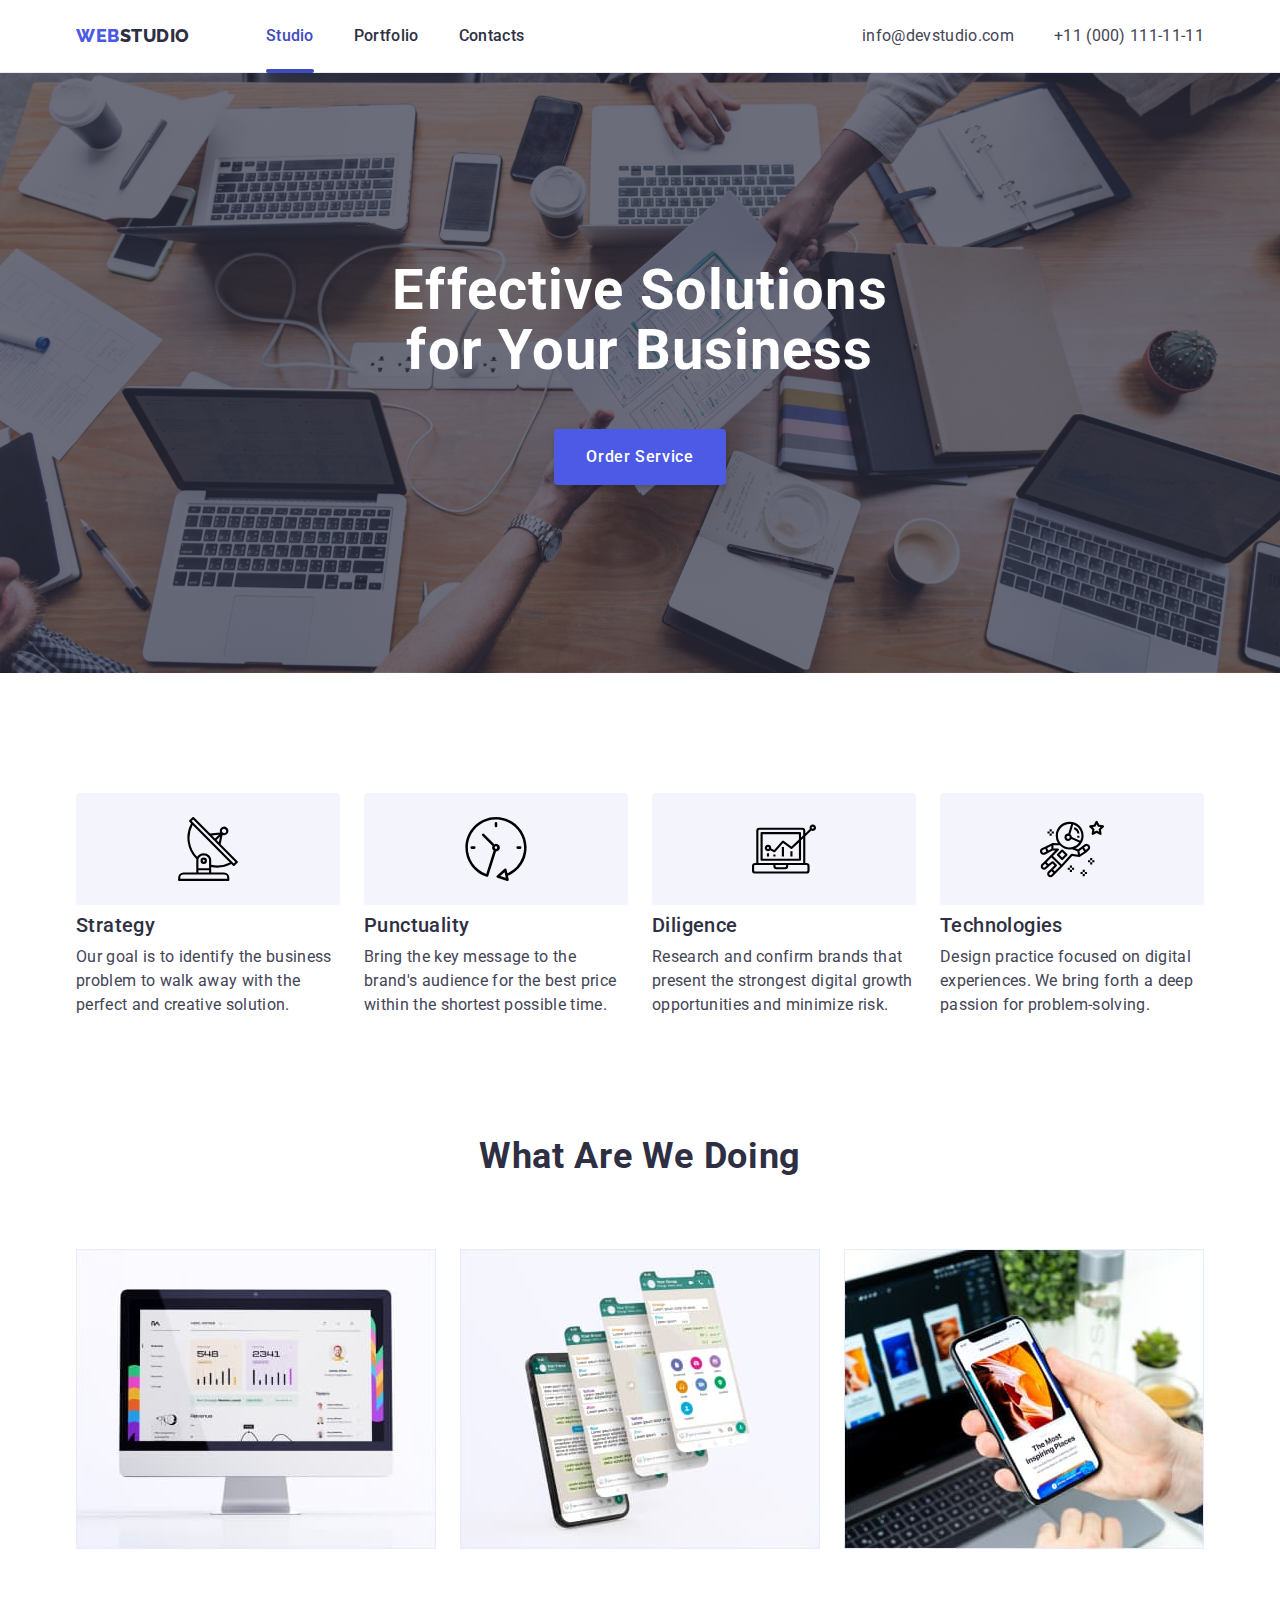
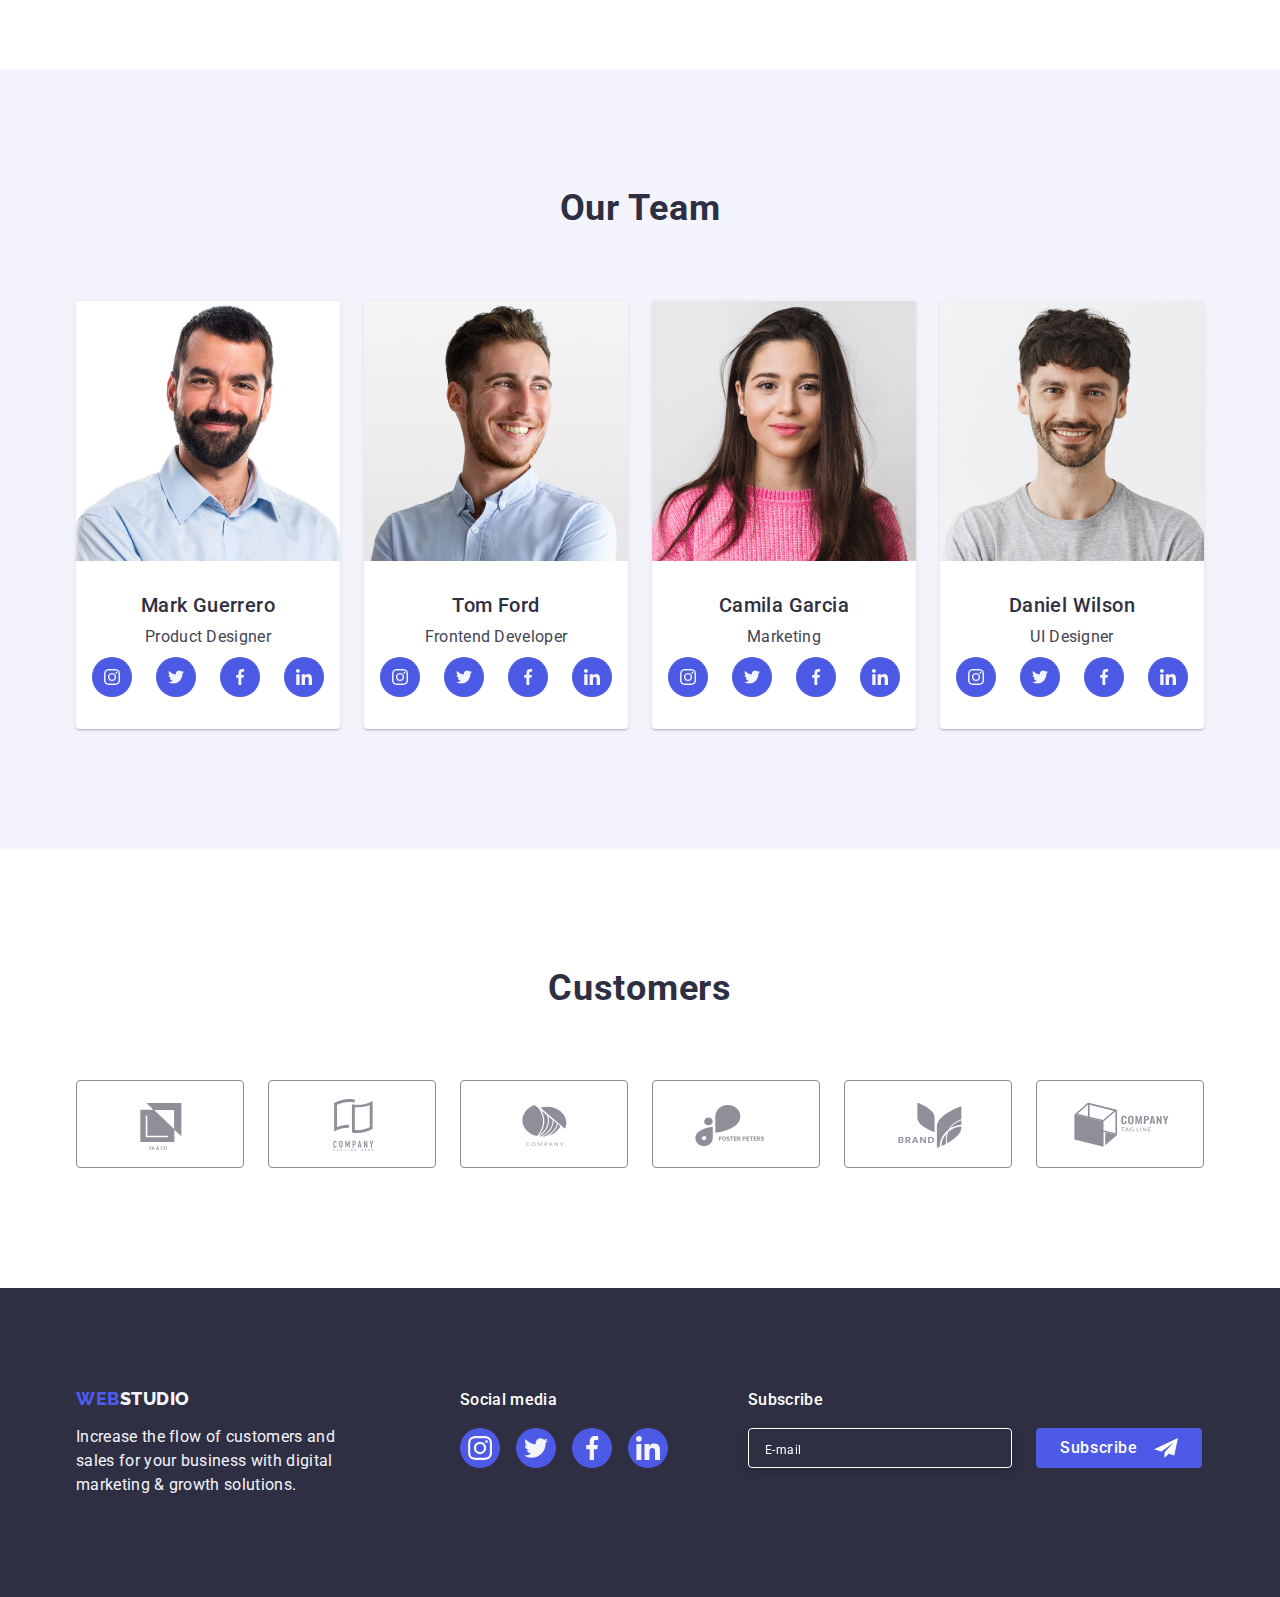
<file: index.html>
<!DOCTYPE html>
<html lang="en">
  <head>
    <meta charset="UTF-8" />
    <meta http-equiv="X-UA-Compatible" content="IE=edge" />
    <meta name="viewport" content="width=device-width, initial-scale=1.0" />
    <title>Web Studio</title>
    <link rel="preconnect" href="https://fonts.googleapis.com" />
    <link rel="preconnect" href="https://fonts.gstatic.com" crossorigin />
    <link
      href="https://fonts.googleapis.com/css2?family=Raleway:wght@800&family=Roboto:wght@400;500;700;900&display=swap"
      rel="stylesheet"
    />
    <link
      rel="stylesheet"
      href="https://cdn.jsdelivr.net/npm/modern-normalize@1.1.0/modern-normalize.min.css"
    />
    <link rel="stylesheet" href="./css/styles.css" />
  </head>
  <body>
    <header class="page-header">
      <div class="container page-header-container">
        <nav class="page-navigation">
          <a class="logo-link logo-link-header link" href="./index.html"
            >Web<span class="logo-part">Studio</span></a>
          <ul class="menu list">
            <li class="menu-item">
              <a
                class="menu-link menu-link-studio-underline link"
                href="./index.html">Studio</a>
            </li>
            <li class="menu-item">
              <a class="menu-link link" href="./portfolio.html">Portfolio</a>
            </li>
            <li class="menu-item">
              <a class="menu-link link" href="">Contacts</a>
            </li>
          </ul>
        </nav>
        <address class="address">
          <ul class="menu list">
            <li class="menu-address-mail">
              <a class="contact-info link" href="mailto:info@devstudio.com"
                >info@devstudio.com</a>
            </li>
            <li class="menu-address-tel">
              <a class="contact-info link" href="tel:+110001111111"
                >+11 (000) 111-11-11</a>
            </li>
          </ul>
        </address>
      </div>
    </header>
    <main>
      <section class="hero">
        <div class="container">
          <h1 class="main-title">Effective Solutions for Your Business</h1>
          <button
            class="hero-btn"
            type="button"
            data-modal-open
            aria-label="Order service">
            Order Service
          </button>
        </div>
        <div class="backdrop is-hidden" data-modal>
          <div class="modal">
            <button
              class="modal-button"
              data-modal-close
              aria-label="close window">
              <svg class="modal-icon" width="8" height="8">
                <use href="./images/icons.svg#icon-close"></use>
              </svg>
            </button>
            <p class="modal-text">
              Leave your contacts and we will call you back
            </p>
            <form class="form" autocomplete="on">
              <div class="hero-form-field">
                <label class="hero-label hero-label-name" for="name">Name</label>
                <span class="input-icon-positioning">
                  <input
                    class="hero-form-input"
                    type="text"
                    name="name"
                    id="name"
                    required
                  />
                  <svg class="hero-form-icon" width="18" height="18">
                    <use href="./images/icons.svg#icon-person"></use>
                  </svg>
                </span>
              </div>
              <div class="hero-form-field">
                <label class="hero-label" for="tel">Phone</label>
                <span class="input-icon-positioning">
                  <input
                    class="hero-form-input"
                    type="tel"
                    name="tel"
                    id="tel"
                    required
                  />
                  <svg class="hero-form-icon" width="18" height="24">
                    <use href="./images/icons.svg#icon-phone"></use>
                  </svg>
                </span>
              </div>
              <div class="hero-form-field">
                <label class="hero-label" for="mail">Email</label>
                <span class="input-icon-positioning">
                  <input
                    class="hero-form-input"
                    type="email"
                    name="mail"
                    id="mail"
                    required
                  />
                  <svg class="hero-form-icon" width="18" height="24">
                    <use href="./images/icons.svg#icon-email"></use>
                  </svg>
                </span>
              </div>
              <div class="hero-form-field hero-form-field-textarea">
                <label class="hero-label" for="comment">Comment</label>
                <textarea
                  class="hero-textarea"
                  name="comment"
                  id="comment"
                  placeholder="Text input"
                ></textarea>
              </div>
              <div class="checkbox-line">
                <input
                  class="checkbox visually-hidden"
                  type="checkbox"
                  name="policy"
                  id="policy"
                />
                <label class="hero-policy hero-label hero-label-checkbox" for="policy">
                  I accept the terms and conditions of the&nbsp;<a
                  class="checkbox-link"
                  href=""
                  target="_blank"
                  rel="noreferrer noopener">
                  Privacy Policy</a>
                </label>
              </div>
                <button
                  class="hero-form-button"
                  type="submit"
                  aria-label="send information">
                  Send
                </button>
            </form>
          </div>
        </div>
      </section>
      <section class="section-benefits section">
        <div class="container">
          <h2 class="header-two visually-hidden">Benefits</h2>
          <ul class="benefits-section-list list">
            <li class="benefits-section-item">
              <div class="our-benefits-icon">
                <svg class="our-benefits-svg" width="64" height="64">
                  <use href="./images/icons.svg#icon-antenna"></use>
                </svg>
              </div>
              <h3 class="header-three">Strategy</h3>
              <p class="description">
                Our goal is to identify the business problem to walk away with
                the perfect and creative solution.
              </p>
            </li>
            <li class="benefits-section-item">
              <div class="our-benefits-icon">
                <svg class="our-benefits-svg" width="64" height="64">
                  <use href="./images/icons.svg#icon-clock"></use>
                </svg>
              </div>
              <h3 class="header-three">Punctuality</h3>
              <p class="description">
                Bring the key message to the brand's audience for the best price
                within the shortest possible time.
              </p>
            </li>
            <li class="benefits-section-item">
              <div class="our-benefits-icon">
                <svg class="our-benefits-svg" width="64" height="64">
                  <use href="./images/icons.svg#icon-diagram"></use>
                </svg>
              </div>
              <h3 class="header-three">Diligence</h3>
              <p class="description">
                Research and confirm brands that present the strongest digital
                growth opportunities and minimize risk.
              </p>
            </li>
            <li class="benefits-section-item">
              <div class="our-benefits-icon">
                <svg class="our-benefits-svg" width="64" height="64">
                  <use href="./images/icons.svg#icon-astronaut"></use>
                </svg>
              </div>
              <h3 class="header-three">Technologies</h3>
              <p class="description">
                Design practice focused on digital experiences. We bring forth a
                deep passion for problem-solving.
              </p>
            </li>
          </ul>
        </div>
      </section>
      <section class="section-works">
        <div class="container">
          <h2 class="header-two">What are we doing</h2>
          <ul class="section-works-list list">
            <li class="section-works-list-item">
              <img
                class="image-works"
                src="./images/WAWD/Rectangle71.jpg"
                alt="pictue of a computer screen"
                width="360"
                height="300"
              />
            </li>
            <li class="section-works-list-item">
              <img
                class="image-works"
                src="./images/WAWD/Rectangle711.jpg"
                alt="pictue of a mobile phone"
                width="360"
                height="300"
              />
            </li>
            <li class="section-works-list-item">
              <img
                class="image-works"
                src="./images/WAWD/Rectangle712.jpg"
                alt="pictue of a laptop and a hand holding a mobile phone"
                width="360"
                height="300"
              />
            </li>
          </ul>
        </div>
      </section>
      <section class="section-employees section">
        <div class="container">
          <h2 class="header-two">Our Team</h2>
          <ul class="section-employee-list list">
            <li class="section-employee-list-item">
              <img
                class="image-employee"
                src="./images/our_team/img.jpg"
                alt="picture of a male employee"
                width="264"
                height="260"
              />
              <div class="employee-card-content">
                <h3 class="header-three header-three-align">Mark Guerrero</h3>
                <p class="description description-align">Product Designer</p>
                <ul class="sm-employees-list list">
                  <li class="sm-employees-list-item">
                    <a
                      class="sm-list-link"
                      href=""
                      target="_blank"
                      rel="noreferrer noopener"
                      aria-label="Instagram">
                      <svg class="sm-list-icon" width="16" height="16">
                        <use href="./images/icons.svg#icon-instagram"></use>
                      </svg>
                    </a>
                  </li>
                  <li class="sm-employees-list-item">
                    <a
                      class="sm-list-link"
                      href=""
                      target="_blank"
                      rel="noreferrer noopener"
                      aria-label="Twitter">
                      <svg class="sm-list-icon" width="16" height="16">
                        <use href="./images/icons.svg#icon-twitter"></use>
                      </svg>
                    </a>
                  </li>
                  <li class="sm-employees-list-item">
                    <a
                      class="sm-list-link"
                      href=""
                      target="_blank"
                      rel="noreferrer noopener"
                      aria-label="Facebook">
                      <svg class="sm-list-icon" width="16" height="16">
                        <use href="./images/icons.svg#icon-facebook"></use>
                      </svg>
                    </a>
                  </li>
                  <li class="sm-employees-list-item">
                    <a
                      class="sm-list-link"
                      href=""
                      target="_blank"
                      rel="noreferrer noopener"
                      aria-label="Linkedin">
                      <svg class="sm-list-icon" width="16" height="16">
                        <use href="./images/icons.svg#icon-linkedin"></use>
                      </svg>
                    </a>
                  </li>
                </ul>
              </div>
            </li>
            <li class="section-employee-list-item">
              <img
                class="image-employee"
                src="./images/our_team/img1.jpg"
                alt="picture of a male employee"
                width="264"
                height="260"
              />
              <div class="employee-card-content">
                <h3 class="header-three header-three-align">Tom Ford</h3>
                <p class="description description-align">Frontend Developer</p>
                <ul class="sm-employees-list list">
                  <li class="sm-employees-list-item">
                    <a
                      class="sm-list-link"
                      href=""
                      target="_blank"
                      rel="noreferrer noopener"
                      aria-label="Instagram">
                      <svg class="sm-list-icon" width="16" height="16">
                        <use href="./images/icons.svg#icon-instagram"></use>
                      </svg>
                    </a>
                  </li>
                  <li class="sm-employees-list-item">
                    <a
                      class="sm-list-link"
                      href=""
                      target="_blank"
                      rel="noreferrer noopener"
                      aria-label="Twitter">
                      <svg class="sm-list-icon" width="16" height="16">
                        <use href="./images/icons.svg#icon-twitter"></use>
                      </svg>
                    </a>
                  </li>
                  <li class="sm-employees-list-item">
                    <a
                      class="sm-list-link"
                      href=""
                      target="_blank"
                      rel="noreferrer noopener"
                      aria-label="Facebook">
                      <svg class="sm-list-icon" width="16" height="16">
                        <use href="./images/icons.svg#icon-facebook"></use>
                      </svg>
                    </a>
                  </li>
                  <li class="sm-employees-list-item">
                    <a
                      class="sm-list-link"
                      href=""
                      target="_blank"
                      rel="noreferrer noopener"
                      aria-label="Linkedin">
                      <svg class="sm-list-icon" width="16" height="16">
                        <use href="./images/icons.svg#icon-linkedin"></use>
                      </svg>
                    </a>
                  </li>
                </ul>
              </div>
            </li>
            <li class="section-employee-list-item">
              <img
                class="image-employee"
                src="./images/our_team/img2.jpg"
                alt="picture of a female employee"
                width="264"
                height="260"
              />
              <div class="employee-card-content">
                <h3 class="header-three header-three-align">Camila Garcia</h3>
                <p class="description description-align">Marketing</p>
                <ul class="sm-employees-list list">
                  <li class="sm-employees-list-item">
                    <a
                      class="sm-list-link"
                      href=""
                      target="_blank"
                      rel="noreferrer noopener"
                      aria-label="Instagram">
                      <svg class="sm-list-icon" width="16" height="16">
                        <use href="./images/icons.svg#icon-instagram"></use>
                      </svg>
                    </a>
                  </li>
                  <li class="sm-employees-list-item">
                    <a class="sm-list-link" href="">
                      <svg class="sm-list-icon" width="16" height="16">
                        <use href="./images/icons.svg#icon-twitter"></use>
                      </svg>
                    </a>
                  </li>
                  <li class="sm-employees-list-item">
                    <a
                      class="sm-list-link"
                      href=""
                      target="_blank"
                      rel="noreferrer noopener"
                      aria-label="Facebook">
                      <svg class="sm-list-icon" width="16" height="16">
                        <use href="./images/icons.svg#icon-facebook"></use>
                      </svg>
                    </a>
                  </li>
                  <li class="sm-employees-list-item">
                    <a
                      class="sm-list-link"
                      href=""
                      target="_blank"
                      rel="noreferrer noopener"
                      aria-label="Linkedin">
                      <svg class="sm-list-icon" width="16" height="16">
                        <use href="./images/icons.svg#icon-linkedin"></use>
                      </svg>
                    </a>
                  </li>
                </ul>
              </div>
            </li>
            <li class="section-employee-list-item">
              <img
                class="image-employee"
                src="./images/our_team/img3.jpg"
                alt="picture of a male employee"
                width="264"
                height="260"
              />
              <div class="employee-card-content">
                <h3 class="header-three header-three-align">Daniel Wilson</h3>
                <p class="description description-align">UI Designer</p>
                <ul class="sm-employees-list list">
                  <li class="sm-employees-list-item">
                    <a
                      class="sm-list-link"
                      href=""
                      target="_blank"
                      rel="noreferrer noopener"
                      aria-label="Instagram">
                      <svg class="sm-list-icon" width="16" height="16">
                        <use href="./images/icons.svg#icon-instagram"></use>
                      </svg>
                    </a>
                  </li>
                  <li class="sm-employees-list-item">
                    <a
                      class="sm-list-link"
                      href=""
                      target="_blank"
                      rel="noreferrer noopener"
                      aria-label="Twitter">
                      <svg class="sm-list-icon" width="16" height="16">
                        <use href="./images/icons.svg#icon-twitter"></use>
                      </svg>
                    </a>
                  </li>
                  <li class="sm-employees-list-item">
                    <a
                      class="sm-list-link"
                      href=""
                      target="_blank"
                      rel="noreferrer noopener"
                      aria-label="Facebook">
                      <svg class="sm-list-icon" width="16" height="16">
                        <use href="./images/icons.svg#icon-facebook"></use>
                      </svg>
                    </a>
                  </li>
                  <li class="sm-employees-list-item">
                    <a
                      class="sm-list-link"
                      href=""
                      target="_blank"
                      rel="noreferrer noopener"
                      aria-label="Linkedin">
                      <svg class="sm-list-icon" width="16" height="16">
                        <use href="./images/icons.svg#icon-linkedin"></use>
                      </svg>
                    </a>
                  </li>
                </ul>
              </div>
            </li>
          </ul>
        </div>
      </section>
      <section class="customers section">
        <div class="container">
          <h2 class="header-two header-two-customers-section">Customers</h2>
          <ul class="customers-list list">
            <li class="customers-list-item">
              <a
                href=""
                class="customers-list-link"
                target="_blank"
                rel="noreferrer noopener"
                aria-label="company">
                <svg class="customers-icon" width="104" height="56">
                  <use href="./images/icons.svg#icon-Logo-1"></use>
                </svg>
              </a>
            </li>
            <li class="customers-list-item">
              <a
                href=""
                class="customers-list-link"
                target="_blank"
                rel="noreferrer noopener"
                aria-label="company">
                <svg class="customers-icon" width="104" height="56">
                  <use href="./images/icons.svg#icon-Logo-2"></use>
                </svg>
              </a>
            </li>
            <li class="customers-list-item">
              <a
                href=""
                class="customers-list-link"
                target="_blank"
                rel="noreferrer noopener"
                aria-label="company">
                <svg class="customers-icon" width="104" height="56">
                  <use href="./images/icons.svg#icon-Logo-3"></use>
                </svg>
              </a>
            </li>
            <li class="customers-list-item">
              <a
                href=""
                class="customers-list-link"
                target="_blank"
                rel="noreferrer noopener"
                aria-label="company">
                <svg class="customers-icon" width="104" height="56">
                  <use href="./images/icons.svg#icon-Logo-4"></use>
                </svg>
              </a>
            </li>
            <li class="customers-list-item">
              <a
                href=""
                class="customers-list-link"
                target="_blank"
                rel="noreferrer noopener"
                aria-label="company">
                <svg class="customers-icon" width="104" height="56">
                  <use href="./images/icons.svg#icon-Logo-5"></use>
                </svg>
              </a>
            </li>
            <li class="customers-list-item">
              <a
                href=""
                class="customers-list-link"
                target="_blank"
                rel="noreferrer noopener"
                aria-label="company">
                <svg class="customers-icon" width="104" height="56">
                  <use href="./images/icons.svg#icon-Logo-6"></use>
                </svg>
              </a>
            </li>
          </ul>
        </div>
      </section>
    </main>
    <footer class="footer">
      <div class="container footer-container">
        <div class="block-one-footer">
          <a class="link logo-link logo-link-footer" href="./index.html"
            >Web<span class="logo-part-footer">Studio</span></a>
          <p class="description description-footer">
            Increase the flow of customers and sales for your business with
            digital marketing & growth solutions.
          </p>
        </div>
        <div class="block-two-footer">
          <p class="social-media-footer">Social media</p>
          <ul class="sm-footer list">
            <li class="sm-footer-item">
              <a
                href=""
                class="sm-footer-link sm-list-link"
                target="_blank"
                rel="noreferrer noopener"
                aria-label="Instagram">
                <svg class="sm-footer-icon sm-list-icon" width="24" height="24">
                  <use href="./images/icons.svg#icon-instagram"></use>
                </svg>
              </a>
            </li>
            <li class="sm-footer-item">
              <a
                href=""
                class="sm-footer-link sm-list-link"
                target="_blank"
                rel="noreferrer noopener"
                aria-label="Twitter">
                <svg class="sm-footer-icon sm-list-icon" width="24" height="24">
                  <use href="./images/icons.svg#icon-twitter"></use>
                </svg>
              </a>
            </li>
            <li class="sm-footer-item">
              <a
                href=""
                class="sm-footer-link sm-list-link"
                target="_blank"
                rel="noreferrer noopener"
                aria-label="Facebook">
                <svg class="sm-footer-icon sm-list-icon" width="24" height="24">
                  <use href="./images/icons.svg#icon-facebook"></use>
                </svg>
              </a>
            </li>
            <li class="sm-footer-item">
              <a
                href=""
                class="sm-footer-link sm-list-link"
                target="_blank"
                rel="noreferrer noopener"
                aria-label="Linkedin">
                <svg class="sm-footer-icon sm-list-icon" width="24" height="24">
                  <use href="./images/icons.svg#icon-linkedin"></use>
                </svg>
              </a>
            </li>
          </ul>
        </div>
        <div class="block-three-footer">
          <p class="form-text social-media-footer">Subscribe</p>
          <form class="form-footer" name="subscribe" autocomplete="on">
            <label class="label">
              <input
                class="input-mail"
                type="email"
                name="mail"
                placeholder="E-mail"
              />
            </label>
            <button class="subscribe-button" type="submit">
              Subscribe
              <svg class="subscribe-icon" width="24" height="24">
                <use href="./images/icons.svg#icon-subscribe"></use>
              </svg>
            </button>
          </form>
        </div>
      </div>
    </footer>
    <script src="./js/modal.js"></script>
  </body>
</html>
</file>
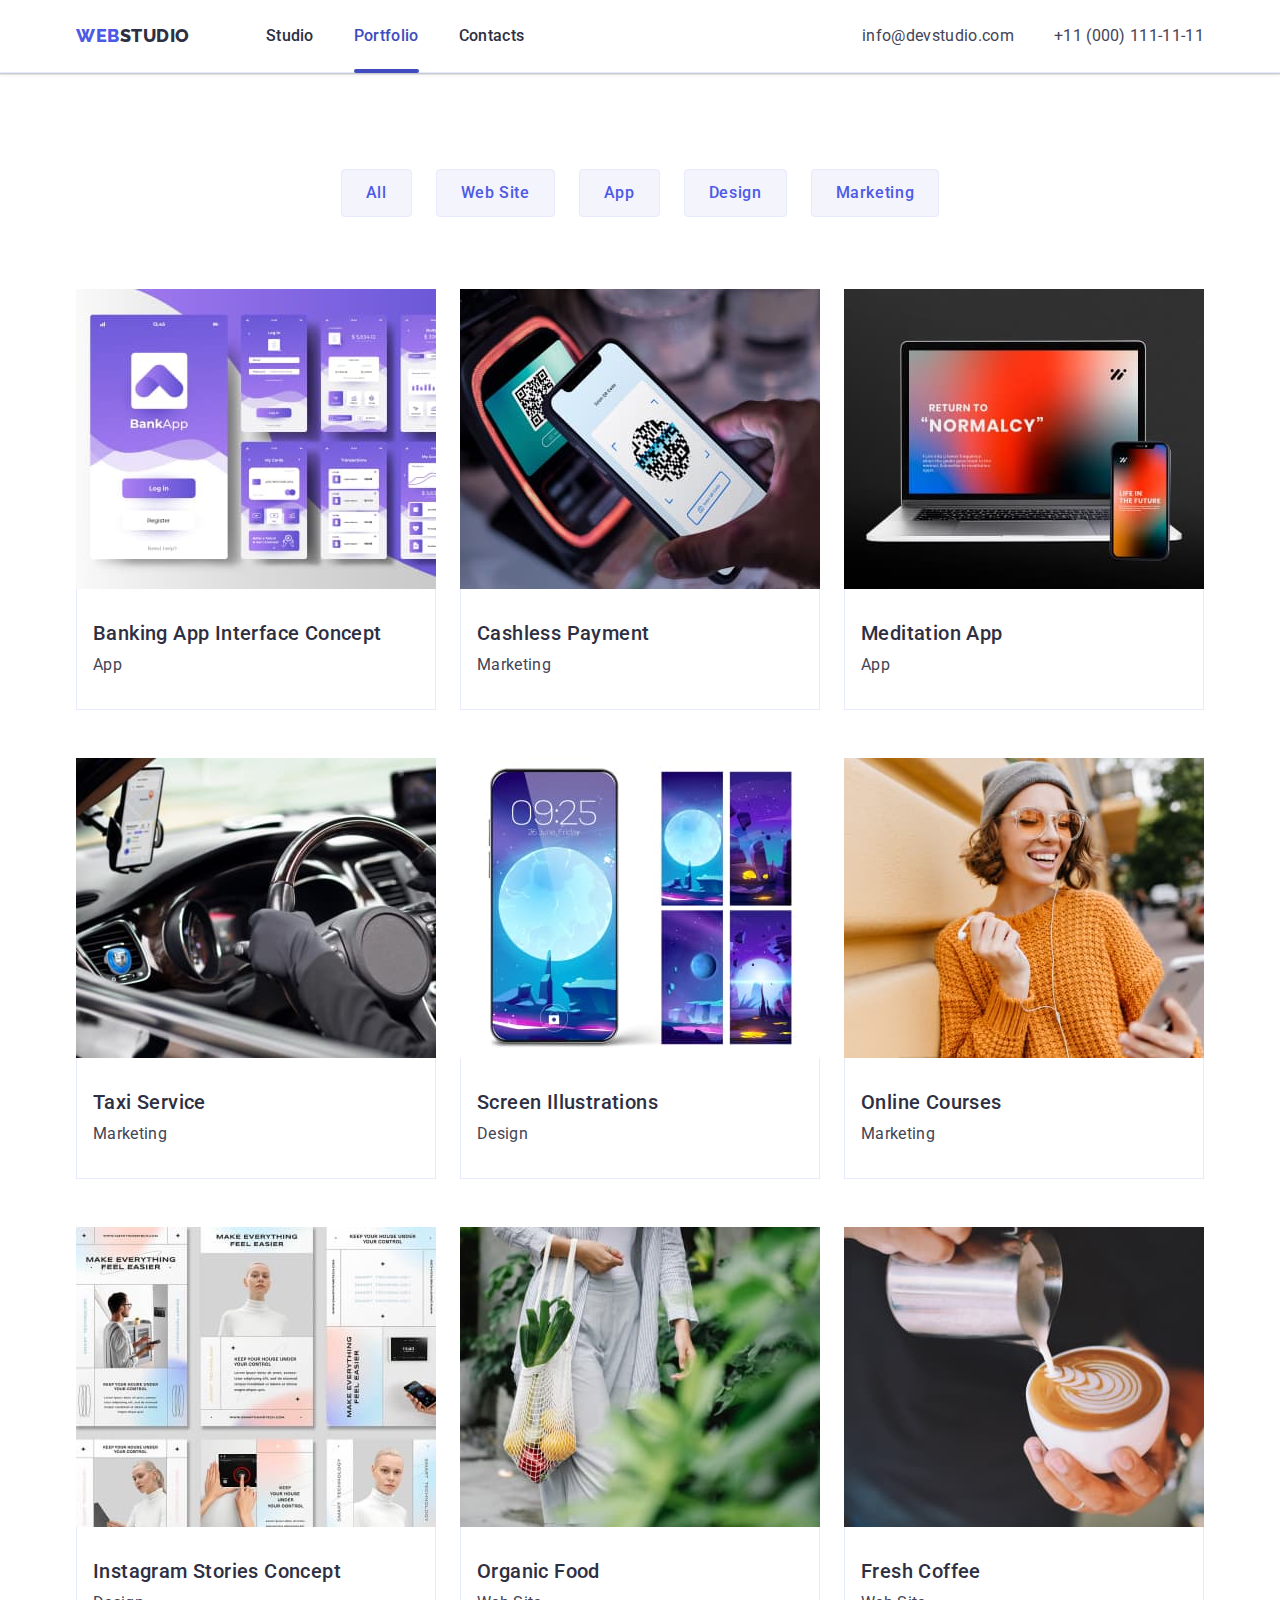
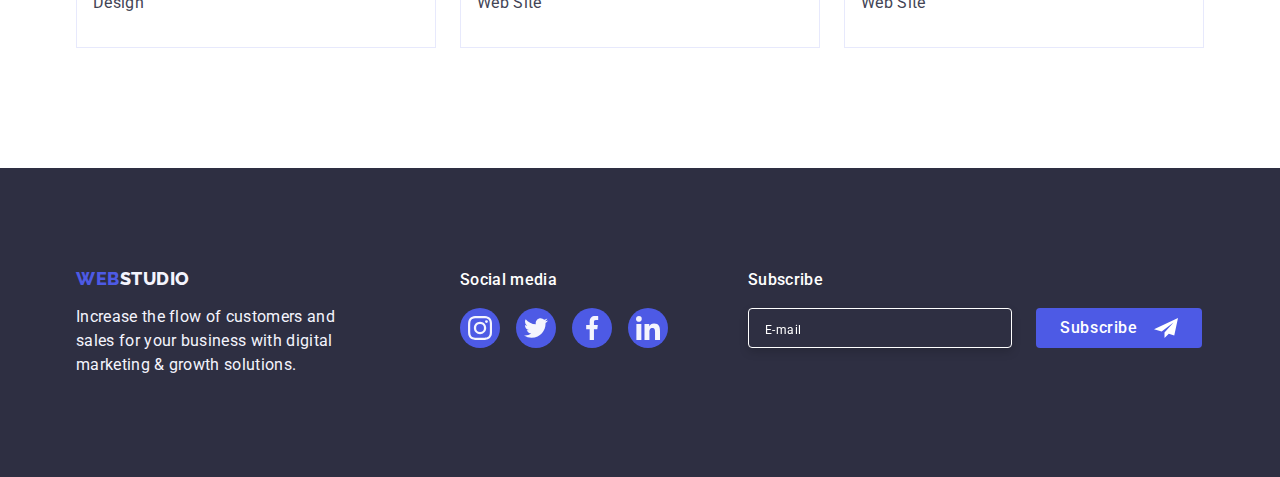
<file: portfolio.html>
<!DOCTYPE html>
<html lang="en">
  <head>
    <meta charset="UTF-8" />
    <meta http-equiv="X-UA-Compatible" content="IE=edge" />
    <meta name="Portfolio" content="width=device-width, initial-scale=1.0" />
    <title>Portfolio</title>
    <link rel="preconnect" href="https://fonts.googleapis.com" />
    <link rel="preconnect" href="https://fonts.gstatic.com" crossorigin />
    <link
      href="https://fonts.googleapis.com/css2?family=Raleway:wght@800&family=Roboto:wght@400;500;700;900&display=swap"
      rel="stylesheet"
    />
    <link
      rel="stylesheet"
      href="https://cdn.jsdelivr.net/npm/modern-normalize@1.1.0/modern-normalize.min.css"
    />
    <link rel="stylesheet" href="./css/styles.css" />
  </head>
  <body>
    <header class="page-header">
      <div class="container page-header-container">
        <nav class="page-navigation">
          <a class="logo-link logo-link-header link" href="./index.html">Web<span class="logo-part">Studio</span></a>
          <ul class="menu list">
            <li class="menu-item"><a class="menu-link link" href="./index.html">
              Studio</a>
            </li>
            <li class="menu-item"><a class="menu-link menu-link-portfolio-underline link" href="./portfolio.html">
              Portfolio</a>
            </li>
            <li class="menu-item"><a class="menu-link link" href="">Contacts</a></li>
          </ul>
        </nav>
        <address class="address">
          <ul class="menu list">
            <li class="menu-address-mail"><a class="contact-info link" href="mailto:info@devstudio.com">
              info@devstudio.com</a>
            </li>
            <li class="menu-address-tel"><a class="contact-info link" href="tel:+110001111111">
              +11 (000) 111-11-11</a>
            </li>
          </ul>
        </address>
      </div>
    </header>
    <main>
      <section class="portfolio-services">
        <div class="container container-portfolio">
          <h1 class="main-title visually-hidden">Our Portfolio</h1>
          <ul class="portfolio-button-list list">
            <li class="portfolio-button-item">
              <button class="portfolio-button" type="button">All</button>
            </li>
            <li class="portfolio-button-item">
              <button class="portfolio-button" type="button">Web Site</button>
            </li>
            <li class="portfolio-button-item">
              <button class="portfolio-button" type="button">App</button>
            </li>
            <li class="portfolio-button-item">
              <button class="portfolio-button" type="button">Design</button>
            </li>
            <li class="portfolio-button-item">
              <button class="portfolio-button" type="button">Marketing</button>
            </li>
          </ul>
          <ul class="portfolio-services-list list">
            <li class="portfolio-services-list-item">
              <a  href="" class="link portfolio-link" target="_blank" rel="noreferrer noopener">
                <div class="overlay-area">
                  <img
                    class="portfolio-image"
                    src="./images/portfolio/img4.jpg"
                    alt="visual sample of banking app"
                    width="360"
                    height="300"
                  />
                  <p class="portfolio-overlay-text">14 Stylish and User-Friendly App Design Concepts · Task Manager App · Calorie Tracker App · Exotic Fruit Ecommerce App · Cloud Storage App</p>
                </div>
                <div class="portfolio-card-content">
                  <h2 class="portfolio-heading-two">
                    Banking App Interface Concept
                  </h2>
                  <p class="description">App</p>
                </div>
              </a>
            </li>
            <li class="portfolio-services-list-item">
              <a class="link portfolio-link" href="" target="_blank" rel="noreferrer noopener">
                <div class="overlay-area">
                  <img
                    class="portfolio-image"
                    src="./images/portfolio/img5.jpg"
                    alt="a man making payment via phone"
                    width="360"
                    height="300"
                  />
                  <p class="portfolio-overlay-text">14 Stylish and User-Friendly App Design Concepts · Task Manager App · Calorie Tracker App · Exotic Fruit Ecommerce App · Cloud Storage App</p>
                </div>
                <div class="portfolio-card-content">
                  <h2 class="portfolio-heading-two">Cashless Payment</h2>
                  <p class="description">Marketing</p>
                </div>
              </a>
            </li>
            <li class="portfolio-services-list-item">
              <a class="link portfolio-link" href="" target="_blank" rel="noreferrer noopener">
                <div class="overlay-area">
                  <img
                    class="portfolio-image"
                    src="./images/portfolio/img6.jpg"
                    alt="a picture of a laptop and a mobile phone"
                    width="360"
                    height="300"
                  />
                  <p class="portfolio-overlay-text">14 Stylish and User-Friendly App Design Concepts · Task Manager App · Calorie Tracker App · Exotic Fruit Ecommerce App · Cloud Storage App</p>
                </div>
                <div class="portfolio-card-content">
                  <h2 class="portfolio-heading-two">Meditation App</h2>
                  <p class="description">App</p>
                </div>
              </a>
            </li>
            <li class="portfolio-services-list-item">
              <a class="link portfolio-link" href="" target="_blank" rel="noreferrer noopener">
                <div class="overlay-area">
                  <img
                    class="portfolio-image"
                    src="./images/portfolio/img7.jpg"
                    alt="a picture of a steering wheel in a car"
                    width="360"
                    height="300"
                  />
                  <p class="portfolio-overlay-text">14 Stylish and User-Friendly App Design Concepts · Task Manager App · Calorie Tracker App · Exotic Fruit Ecommerce App · Cloud Storage App</p>
                </div>
                <div class="portfolio-card-content">
                  <h2 class="portfolio-heading-two">Taxi Service</h2>
                  <p class="description">Marketing</p>
                </div>
              </a>
            </li>
            <li class="portfolio-services-list-item">
              <a class="link portfolio-link" href="" target="_blank" rel="noreferrer noopener">
                <div class="overlay-area">
                  <img
                    class="portfolio-image"
                    src="./images/portfolio/img8.jpg"
                    alt="a picture showing different screen illustrations for a mobile phone"
                    width="360"
                    height="300"
                  />
                  <p class="portfolio-overlay-text">14 Stylish and User-Friendly App Design Concepts · Task Manager App · Calorie Tracker App · Exotic Fruit Ecommerce App · Cloud Storage App</p>
                </div>
                <div class="portfolio-card-content">
                  <h2 class="portfolio-heading-two">Screen Illustrations</h2>
                  <p class="description">Design</p>
                </div>
              </a>
            </li>
            <li class="portfolio-services-list-item">
              <a class="link portfolio-link" href="" target="_blank" rel="noreferrer noopener">
                <div class="overlay-area">
                  <img
                    class="portfolio-image"
                    src="./images/portfolio/img9.jpg"
                    alt="a picture of woman holding her mobile phone"
                    width="360"
                    height="300"
                  />
                  <p class="portfolio-overlay-text">14 Stylish and User-Friendly App Design Concepts · Task Manager App · Calorie Tracker App · Exotic Fruit Ecommerce App · Cloud Storage App</p>
                </div>
                <div class="portfolio-card-content">
                  <h2 class="portfolio-heading-two">Online Courses</h2>
                  <p class="description">Marketing</p>
                </div>
              </a>
            </li>
            <li class="portfolio-services-list-item">
              <a class="link portfolio-link" href="" target="_blank" rel="noreferrer noopener">
                <div class="overlay-area">
                  <img
                    class="portfolio-image"
                    src="./images/portfolio/img10.jpg"
                    alt="screenshots of instagram stories"
                    width="360"
                    height="300"
                  />
                  <p class="portfolio-overlay-text">14 Stylish and User-Friendly App Design Concepts · Task Manager App · Calorie Tracker App · Exotic Fruit Ecommerce App · Cloud Storage App</p>
                </div>
                <div class="portfolio-card-content">
                  <h2 class="portfolio-heading-two">Instagram Stories Concept</h2>
                  <p class="description">Design</p>
                </div>
              </a>
            </li>
            <li class="portfolio-services-list-item">
              <a class="link portfolio-link" href="" target="_blank" rel="noreferrer noopener">
                <div class="overlay-area">
                  <img
                    class="portfolio-image"
                    src="./images/portfolio/img11.jpg"
                    alt="a woman carrying fresh vegetables and fruits"
                    width="360"
                    height="300"
                  />
                  <p class="portfolio-overlay-text">14 Stylish and User-Friendly App Design Concepts · Task Manager App · Calorie Tracker App · Exotic Fruit Ecommerce App · Cloud Storage App</p>
                </div>
                <div class="portfolio-card-content">
                  <h2 class="portfolio-heading-two">Organic Food</h2>
                  <p class="description">Web Site</p>
                </div>
              </a>
            </li>
            <li class="portfolio-services-list-item">
              <a class="link portfolio-link" href="" target="_blank" rel="noreferrer noopener">
                <div class="overlay-area">
                  <img
                    class="portfolio-image"
                    src="./images/portfolio/img12.jpg"
                    alt="a picture of a cup of coffee"
                    width="360"
                    height="300"
                  />
                  <p class="portfolio-overlay-text">14 Stylish and User-Friendly App Design Concepts · Task Manager App · Calorie Tracker App · Exotic Fruit Ecommerce App · Cloud Storage App</p>
                </div>
                <div class="portfolio-card-content">
                  <h2 class="portfolio-heading-two">Fresh Coffee</h2>
                  <p class="description">Web Site</p>
                </div>
              </a>
            </li>
          </ul>
        </div>
      </section>
    </main>
    <footer class="footer">
      <div class="container footer-container">
          <div class="block-one-footer">
              <a class="link logo-link logo-link-footer" href="./index.html"
              >Web<span class="logo-part-footer">Studio</span></a>
            <p class="description description-footer">
              Increase the flow of customers and sales for your business with digital
              marketing & growth solutions.
            </p>
          </div>
          <div class="block-two-footer">
            <p class="social-media-footer">Social media</p>
            <ul class="sm-footer list">
              <li class="sm-footer-item">
                <a href="" class="sm-footer-link sm-list-link" target="_blank" rel="noreferrer noopener" aria-label="Instagram">
                  <svg class="sm-footer-icon sm-list-icon" width="24" height="24">
                    <use href="./images/icons.svg#icon-instagram"></use>
                  </svg>
                </a>
              </li>
              <li class="sm-footer-item">
                <a href="" class="sm-footer-link sm-list-link" target="_blank" rel="noreferrer noopener" aria-label="Twitter">
                  <svg class="sm-footer-icon sm-list-icon" width="24" height="24">
                    <use href="./images/icons.svg#icon-twitter"></use>
                  </svg>
                </a>
              </li>
              <li class="sm-footer-item">
                <a href="" class="sm-footer-link sm-list-link" target="_blank" rel="noreferrer noopener" aria-label="Facebook">
                  <svg class="sm-footer-icon sm-list-icon" width="24" height="24">
                    <use href="./images/icons.svg#icon-facebook"></use>
                  </svg>
                </a>
              </li>
              <li class="sm-footer-item">
                <a href="" class="sm-footer-link sm-list-link" target="_blank" rel="noreferrer noopener" aria-label="Linkedin">
                  <svg class="sm-footer-icon sm-list-icon" width="24" height="24">
                    <use href="./images/icons.svg#icon-linkedin"></use>
                  </svg>
                </a>
              </li>
            </ul>
          </div>
            <div class="block-three-footer">
              <p class="form-text social-media-footer">Subscribe</p>
              <form class="form-footer" name="subscribe" autocomplete="on">
                <label class="label">
                  <input class="input-mail" type="email" name="mail" placeholder="E-mail"/>
                </label>
                  <button class="subscribe-button" type="submit">
                      Subscribe
                      <svg class="subscribe-icon" width="24" height="24">
                        <use href="./images/icons.svg#icon-subscribe"></use>
                      </svg>
                  </button>
              </form>
            </div>
      </div>
     </footer>
     <script src="./js/modal.js"></script
  </body>
</html>
</file>
<file: css/styles.css>
:root {
  --logo-color: #4d5ae5;
  --primary-color-heading: #2e2f42;
  --secondary-color-par: #434455;
  --primary-font: "Roboto", sans-serif;
  --secondary-font: "Raleway", sans-serif;
  --accent-color: #404bbf;
  --background-color: #ffffff;
  --svg-icon-color: #f4f4fd;
  --transition-effect: 250ms cubic-bezier(0.4, 0, 0.2, 1);
}

body {
  font-family: var(--primary-font);
  color: var(--secondary-color-par);
  background-color: var(--background-color);
}

.visually-hidden {
  position: absolute;
  width: 1px;
  height: 1px;
  margin: -1px;
  border: 0;
  padding: 0;

  white-space: nowrap;
  clip-path: inset(100%);
  clip: rect(0 0 0 0);
  overflow: hidden;
}

.list {
  list-style: none;
}

.link {
  text-decoration: none;
}

.address {
  font-style: normal;
  margin-left: auto;
}

h1,
h2,
h3,
h4,
h5,
h6,
p {
  margin-top: 0;
  margin-bottom: 0;
}

ol,
ul {
  margin-top: 0;
  margin-bottom: 0;
  padding-left: 0;
}

img {
  display: block;
}

button {
  cursor: pointer;
}

.container {
  width: 1158px;
  margin-left: auto;
  margin-right: auto;
  padding: 0px 15px;
}

.section {
  padding: 120px 0px;
}

.header-two {
  margin-bottom: 72px;
}

.header-three {
  font-weight: 500;
  font-size: 20px;
  line-height: 1.2;
  letter-spacing: 0.02em;
  color: var(--primary-color-heading);
}

.header-three-align {
  text-align: center;
  margin-bottom: 8px;
}

.description {
  font-weight: 400;
  font-size: 16px;
  line-height: 1.5;
  letter-spacing: 0.02em;
  color: var(--secondary-color-par);
}

.description-align {
  text-align: center;
  margin-bottom: 8px;
}

.description-footer {
  color: #f4f4fd;
}

.logo-part-footer {
  color: #f4f4fd;
}

.logo-link {
  font-family: var(--secondary-font);
  font-style: normal;
  font-weight: 800;
  font-size: 18px;
  line-height: 1.17;
  letter-spacing: 0.03em;
  text-transform: uppercase;
  color: var(--logo-color);
}

.logo-part {
  font-family: var(--secondary-font);
  font-style: normal;
  font-weight: 800;
  font-size: 18px;
  line-height: 1.17;
  letter-spacing: 0.03em;
  text-transform: uppercase;
  color: var(--primary-color-heading);
}

.page-header-container {
  display: flex;
  align-items: center;
}

.page-header {
  border-bottom: 1px solid #e7e9fc;
  box-shadow: 0px 2px 1px rgba(46, 47, 66, 0.08),
    0px 1px 1px rgba(46, 47, 66, 0.16), 0px 1px 6px rgba(46, 47, 66, 0.08);
}

.page-navigation {
  display: flex;
  align-items: center;
}

.menu {
  display: flex;
  align-items: center;
}

.logo-link-header,
.menu-link,
.contact-info {
  padding: 24px 0px;
}

.logo-link-header {
  margin-right: 76px;
}

.menu-item:not(:last-child) {
  margin-right: 40px;
}

.menu-address-mail {
  margin-right: 40px;
}

.menu-link {
  display: block;
  font-weight: 500;
  font-size: 16px;
  line-height: 1.5;
  letter-spacing: 0.02em;
  color: var(--primary-color-heading);

  transition: color var(--transition-effect);
}

.menu-link:hover,
.menu-link:focus {
  color: var(--accent-color);
}

.contact-info {
  display: block;
  font-weight: 400;
  font-size: 16px;
  line-height: 1.5;
  letter-spacing: 0.02em;
  color: var(--secondary-color-par);

  transition: color var(--transition-effect);
}

.contact-info:hover,
.contact-info:focus {
  color: var(--accent-color);
}

.menu-link-studio-underline {
  position: relative;
  color: var(--accent-color);
}

.menu-link-studio-underline::after {
  content: "";

  display: block;
  width: 100%;
  height: 4px;
  background-color: var(--accent-color);
  border-radius: 2px;

  position: absolute;
  bottom: -1px;
  left: 0;
}

.hero {
  background-image: linear-gradient(
      rgba(46, 47, 66, 0.7),
      rgba(46, 47, 66, 0.7)
    ),
    url("../images/background-image/people-office-1.jpg");

  background-repeat: no-repeat;
  background-position: center;
  background-size: cover;
  max-width: 1440px;
  background-color: #2e2f42;
  padding: 188px 0px;
  text-align: center;
  max-width: 1440px;
  margin-left: auto;
  margin-right: auto;
}

.main-title {
  font-weight: 700;
  font-size: 56px;
  line-height: 1.07;
  letter-spacing: 0.02em;
  color: #ffffff;
  max-width: 496px;
  margin-left: auto;
  margin-right: auto;
  margin-bottom: 48px;
}

.hero-btn {
  font-family: var(--primary-font);
  background-color: var(--logo-color);
  font-weight: 500;
  font-size: 16px;
  line-height: 1.5;
  letter-spacing: 0.04em;
  color: #ffffff;

  box-shadow: 0px 4px 4px rgba(0, 0, 0, 0.15);
  border-radius: 4px;
  padding: 16px 32px;
  min-width: 169px;
  height: 56px;
  border: none;
  display: block;
  margin-left: auto;
  margin-right: auto;

  transition: background-color var(--transition-effect);
}

.hero-btn:hover,
.hero-btn:focus {
  background-color: var(--accent-color);
}

.backdrop {
  position: fixed;
  top: 0;
  left: 0;
  width: 100%;
  height: 100%;
  background-color: rgba(46, 47, 66, 0.4);

  opacity: 1;
  transition: opacity var(--transition-effect),
    visibility var(--transition-effect);
}

.backdrop.is-hidden {
  opacity: 0;
  pointer-events: none;
  visibility: hidden;
}

.backdrop.is-hidden .modal {
  transform: translate(-50%, -50%) scale(0.5);
}

.modal {
  position: absolute;
  top: 50%;
  left: 50%;
  transform: translate(-50%, -50%) scale(1);
  transition: transform var(--transition-effect);

  min-width: 408px;
  min-height: 584px;
  background-color: #fcfcfc;
  box-shadow: 0px 1px 1px rgba(0, 0, 0, 0.14), 0px 1px 3px rgba(0, 0, 0, 0.12),
    0px 2px 1px rgba(0, 0, 0, 0.2);
  border-radius: 4px;

  padding: 72px 24px 24px;
}

.modal-button {
  position: absolute;
  top: 24px;
  right: 24px;
  width: 24px;
  height: 24px;
  background-color: #e7e9fc;
  border: 1px solid rgba(0, 0, 0, 0.1);
  border-radius: 50%;

  display: flex;
  justify-content: center;
  align-items: center;

  transition: background-color var(--transition-effect),
    color var(--transition-effect);
}

.modal-button:hover,
.modal-button:focus {
  background-color: var(--accent-color);
  color: white;
}

.modal-icon {
  fill: currentColor;
}

.hero-form-field {
  display: flex;
  flex-direction: column;
  margin-bottom: 8px;
}

.modal-text {
  font-family: var(--primary-font);
  font-weight: 500;
  font-size: 16px;
  line-height: 1.5;
  letter-spacing: 0.02em;
  color: #2e2f42;
  margin-bottom: 16px;
}

.hero-label {
  display: block;
  font-family: var(--primary-font);
  font-weight: 400;
  font-size: 12px;
  line-height: 1.17;
  letter-spacing: 0.01em;
  color: #8e8f99;
  margin-bottom: 4px;
  text-align: left;

}

.hero-label-name {
  letter-spacing: 0.04em;
}

.hero-form-input {
  margin: 0;
  padding: 0;
  border: 1px solid rgba(46, 47, 66, 0.4);
  border-radius: 4px;
  height: 40px;
  width: 100%;
  padding-left: 38px;
  padding-right: 4px;

  transition: border var(--transition-effect);
}

.hero-form-icon {
  position: absolute;
  top: 50%;
  left: 16px;
  fill: #2E2F42;
  pointer-events: none;

  transform: translatey(-50%);

  transition: fill var(--transition-effect);
}

.input-icon-positioning {
  position: relative;
  display: block;
}

.hero-textarea {
  resize: none;
  padding: 8px 16px;

  border: 1px solid rgba(46, 47, 66, 0.4);
  border-radius: 4px;
  height: 120px;
  width: 100%;

  transition: border var(--transition-effect);
}

.hero-form-field-textarea {
  margin-bottom: 16px;
}

.hero-textarea:focus {
  border: 1px solid var(--logo-color);
  outline: none;
}

.hero-textarea::placeholder {
  font-family: var(--primary-font);
  font-weight: 400;
  font-size: 12px;
  line-height: 1.17;
  letter-spacing: 0.04em;
  color: rgba(46, 47, 66, 0.4);
}

.hero-policy {
    display: flex;
    align-items: center;
}

.checkbox-link {
  color: #4D5AE5;
}

.checkbox-line {
  margin: 0 0 24px 0;
}

.hero-label-checkbox {
  margin-bottom: 0;
}

.hero-policy::before {
  content: "";
  display: block;
  width: 16px;
  height: 16px;
  border: 1px solid rgba(46, 47, 66, 0.4);
  border-radius: 2px;  
  cursor: pointer; 
  margin-right: 8px;

  transition: border var(--transition-effect);
}

.checkbox:checked + .hero-policy::before {
background-color: var(--accent-color);
background-image: url(../images/svg/checkbox.svg);
background-repeat: no-repeat;
background-position: center;

}

.checkbox:focus + .hero-policy::before {
 border: 1px solid var(--accent-color);
  
}

.hero-form-button {
  font-family: var(--primary-font);
  font-weight: 500;
  font-size: 16px;
  line-height: 1.5;
  align-self: center;
  padding: 16px 32px;
  letter-spacing: 0.04em;
  color: #ffffff;

  min-width: 169px;
  height: 56px;
  background: var(--logo-color);
  box-shadow: 0px 4px 4px rgba(0, 0, 0, 0.15);
  border-radius: 4px;
  border: none;

  transition: background-color var(--transition-effect);
}

.hero-form-button:hover,
.hero-form-button:focus {
  background-color: var(--accent-color); 
}

.hero-form-input:focus {
  border: 1px solid var(--logo-color);
  outline: none;
 
}

.hero-form-input:focus + .hero-form-icon {
  fill: var(--logo-color);
}

.benefits-section-list {
  display: flex;
}

.benefits-section-item:not(:last-child) {
  margin-right: 24px;
}

.header-three {
  margin-bottom: 8px;
}

.benefits-section-item {
  width: calc((100% - 72px) / 4);
}

.our-benefits-icon {
  display: flex;
  width: 264px;
  height: 112px;
  margin-bottom: 8px;
  background: #f4f4fd;
  border-radius: 4px;
  justify-content: center;
  align-items: center;
}

.header-two {
  font-weight: 700;
  font-size: 36px;
  line-height: 1.11;
  text-align: center;
  letter-spacing: 0.02em;
  text-transform: capitalize;
  color: var(--primary-color-heading);
}

.section-works-list {
  display: flex;
}

.section-works {
  padding-bottom: 120px;
}

.section-works-list-item:not(:last-child) {
  margin-right: 24px;
}

.section-employee-list {
  display: flex;
  flex-wrap: wrap;
  gap: 24px;
}

.section-employee-list-item {
  flex-basis: calc((100% - 72px) / 4);
}

.section-employee-list-item {
  box-shadow: 0px 1px 6px rgba(46, 47, 66, 0.08),
    0px 1px 1px rgba(46, 47, 66, 0.16), 0px 2px 1px rgba(46, 47, 66, 0.08);
  border-radius: 0px 0px 4px 4px;
}

.employee-card-content {
  padding: 32px 0;
}

.section-employees {
  background-color: #f4f4fd;
}

.section-employee-list-item {
  background-color: #ffffff;
}

.sm-employees-list {
  display: flex;
  justify-content: center;
  gap: 24px;
}

.sm-list-link {
  display: flex;
  width: 40px;
  height: 40px;
  border-radius: 50%;
  background-color: var(--logo-color);
  justify-content: center;
  align-items: center;

  transition: background-color var(--transition-effect);
}

.sm-list-link:hover,
.sm-list-link:focus {
  background-color: var(--accent-color);
}

.sm-list-icon {
  fill: var(--svg-icon-color);
}

.header-two-customers-section {
  margin-bottom: 72px;
  line-height: 1.1;
}

.customers-list {
  display: flex;
  justify-content: center;
  gap: 24px;
}

.customers-list-link {
  color: #8e8f99;
  display: flex;
  border: 1px solid #8e8f99;
  border-radius: 4px;
  width: 168px;
  height: 88px;
  justify-content: center;
  align-items: center;

  transition: color var(--transition-effect),
    border var(--transition-effect);
}

.customers-icon {
  fill: currentColor;
}

.customers-list-link:hover,
.customers-list-link:focus {
  color: var(--accent-color);
  border: 1px solid var(--accent-color);
}

.footer {
  background-color: #2e2f42;
  padding: 100px 0px;
}

.description-footer {
  max-width: 264px;
}

.logo-link-footer {
  display: inline-block;
  margin-bottom: 16px;
}

.social-media-footer {
  font-family: var(--primary-font);
  font-style: normal;
  font-weight: 500;
  font-size: 16px;
  line-height: 1.5;
  letter-spacing: 0.02em;
  color: white;
  margin-bottom: 16px;
}

.sm-footer {
  display: flex;
  justify-content: center;
  gap: 16px;
}

.footer-container {
  display: flex;
  align-items: baseline;
}

.block-one-footer {
  margin-right: 120px;
}

.block-two-footer {
  margin-right: 80px;
}

.sm-footer-link:hover,
.sm-footer-link:focus {
  background-color: #31d0aa;
}

.sm-footer-icon {
  fill: var(--svg-icon-color);
}

.sm-footer-link {
  transition: background-color var(--transition-effect);
}

.subscribe-button {
  padding: 8px 24px;
  display: flex;
  justify-content: center;
  align-items: center;
  gap: 16px;

  background-color: var(--logo-color);
  border-radius: 4px;
  border: none;
  min-width: 165px;
  height: 40px;

  font-family: var(--primary-font);
  font-weight: 500;
  font-size: 16px;
  line-height: 1.5;
  letter-spacing: 0.04em;
  color: #ffffff;

  transition: background-color var(--transition-effect);
}

.form-footer {
  display: flex;
  align-items: center;
  gap: 24px;
}

.input-mail {
  border: 1px solid #ffffff;
  filter: drop-shadow(0px 4px 4px rgba(0, 0, 0, 0.15));
  border-radius: 4px;
  background-color: #2e2f42;
  width: 264px;
  height: 40px;
    color: white;

  padding: 8px 16px;
}

.input-mail::placeholder {
  font-family: var(--primary-font);
  font-weight: 400;
  font-size: 12px;
  line-height: 2;
  letter-spacing: 0.04em;
  color: #ffffff;
 }

.subscribe-button:hover,
.subscribe-button:focus {
  background-color: var(--accent-color);
}

.portfolio-services {
  padding-top: 96px;
  padding-bottom: 120px;
}

.portfolio-button-list {
  display: flex;
  margin-bottom: 72px;
  justify-content: center;
}

.portfolio-button {
  font-family: var(--primary-font);
  background-color: #f4f4fd;
  font-weight: 500;
  font-size: 16px;
  line-height: 1.5;
  display: flex;
  align-items: center;
  text-align: center;
  letter-spacing: 0.04em;
  color: var(--logo-color);
  height: 48px;
  min-width: 69px;

  border: 1px solid #e7e9fc;
  border-radius: 4px;
  padding: 12px 24px;

  transition: background-color var(--transition-effect),
    color var(--transition-effect),
    box-shadow var(--transition-effect),
    border var(--transition-effect);
}

.portfolio-button-item:not(:last-child) {
  margin-right: 24px;
}

.portfolio-button:hover,
.portfolio-button:focus {
  background-color: var(--accent-color);
  color: var(--background-color);
  box-shadow: 0px 3px 1px rgba(0, 0, 0, 0.1), 0px 2px 1px rgba(0, 0, 0, 0.08),
    0px 2px 2px rgba(0, 0, 0, 0.12);
  border: 1px solid transparent;
}

.portfolio-heading-two {
  font-weight: 500;
  font-size: 20px;
  line-height: 1.2;
  letter-spacing: 0.02em;
  color: var(--primary-color-heading);
}

.portfolio-services-list {
  display: flex;
  flex-wrap: wrap;
  row-gap: 48px;
  column-gap: 24px;
}

.portfolio-services-list-item {
  flex-basis: calc((100% - 48px) / 3);
}

.portfolio-card-content {
  padding: 32px 16px;
  border: 1px solid #e7e9fc;
  border-top: none;
}

.portfolio-link {
  display: block;

  transition: box-shadow var(--transition-effect);
}

.portfolio-link:hover,
.portfolio-link:focus {
  box-shadow: 0px 1px 6px rgba(46, 47, 66, 0.08),
    0px 1px 1px rgba(46, 47, 66, 0.16), 0px 2px 1px rgba(46, 47, 66, 0.08);
}

.portfolio-heading-two {
  margin-bottom: 8px;
}

.portfolio-overlay-text {
  font-family: var(--primary-font);
  font-weight: 400;
  font-size: 16px;
  line-height: 1.5;
  letter-spacing: 0.02em;
  color: #f4f4fd;

  padding: 40px 32px 164px;
  background-color: var(--logo-color);
  position: absolute;
  left: 0;
  top: 0;
  width: 100%;
  height: 100%;
  overflow: auto;
  transform: translatey(100%);
  transition: transform var(--transition-effect);
}

.overlay-area {
  position: relative;
  overflow: hidden;
}

.portfolio-services-list-item:hover .portfolio-overlay-text {
  transform: translate(0, 0);
}

.portfolio-link:focus .portfolio-overlay-text {
  transform: translate(0, 0);
}

.menu-link-portfolio-underline {
  position: relative;
  color: var(--accent-color);
}

.menu-link-portfolio-underline::after {
  content: "";
  display: block;
  width: 100%;
  height: 4px;
  background-color: var(--accent-color);
  border-radius: 2px;
  position: absolute;
  left: 0;
  bottom: -1px;
}
</file>
